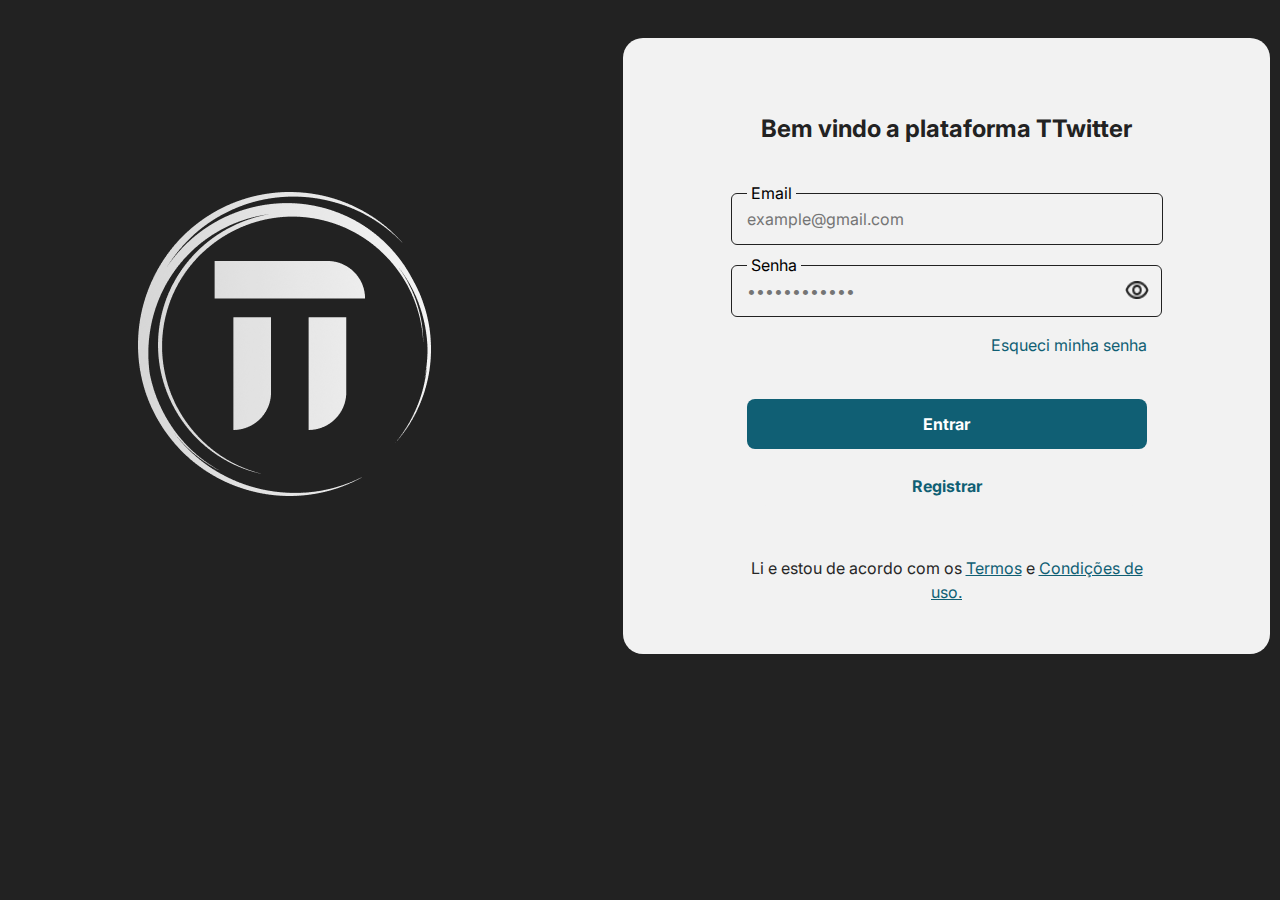
<file: index.html>
<!DOCTYPE html>
<html lang="pt-br">
<head>
    <meta charset="UTF-8">
    <meta name="viewport" content="width=device-width, initial-scale=1.0">
    <link rel="stylesheet" href="../CSS/style.css">
    <link rel="preconnect" href="https://fonts.googleapis.com">
    <link rel="preconnect" href="https://fonts.gstatic.com" crossorigin>
    <link rel="stylesheet" href="https://cdn.jsdelivr.net/npm/bootstrap-icons@1.11.3/font/bootstrap-icons.min.css">
    <link href="https://fonts.googleapis.com/css2?family=Inter:wght@100;200;300;400&display=swap" rel="stylesheet">
    <title>Login no TTwitter</title>
</head>
<body>
    <section class="logo_bloco">
        <div class="logo_maior">
            <img src = "../img/logo_tt.png" alt="Logo do TTwiter" >
        </div>
        <div class="bloco_branco">
            <h4 class="titulo">Bem vindo a plataforma TTwitter</h4>
                <form class="menu" id="menu">    
                    <div class="campos_de_preenchimento">
                        <div class="campos_de_preenchimento_input">
                            <label for="email" class="texto_sobreposto">Email</label>
                            <input type="email" id="email" class="campo_texto" placeholder="example@gmail.com"></input>
                        </div>
                        <div class="campos_de_preenchimento_input">
                            <label for="password" class="texto_sobreposto">Senha</label>
                            <input type="password" id="password" class="campo_texto_senha" placeholder="••••••••••••"></input>
                            <img class="campo_texto_imagem" src="../img/nao_mostrar.png" >
                        </div>
                    </div>
                    <p class="esqueci_minha_senha">Esqueci minha senha</p>
                    <button class="botao_primario" type="submit" value="">Entrar</button>
                    <a class="botao_secundario" type="button" href="cadastro.html"">Registrar</a>
                </form>
                <p class="termos_condicoes">Li e estou de acordo com os <a href="termos.html" class="destaque">Termos</a> e <a href="condicoesdeuso.html" class="destaque">Condições de <br> uso.</a></p>
        </div>
    </section>
    <script src="../JS/main.js" defer></script>
</body>
</html>
</file>
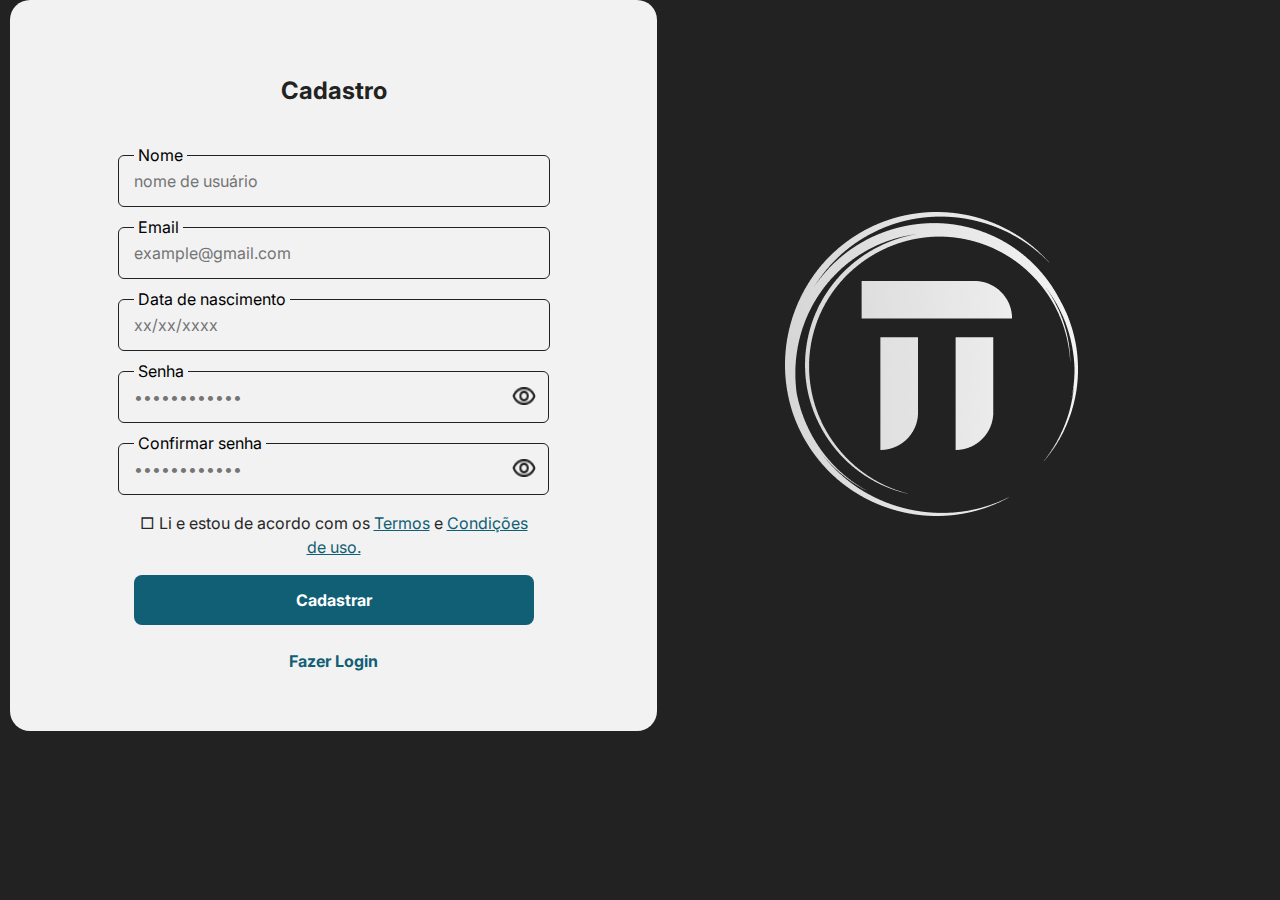
<file: cadastro.html>
<!DOCTYPE html>
<html lang="pt-br">
<head>
    <meta charset="UTF-8">
    <meta name="viewport" content="width=device-width, initial-scale=1.0">
    <link rel="stylesheet" href="../CSS/style.css">
    <link rel="preconnect" href="https://fonts.googleapis.com">
    <link rel="preconnect" href="https://fonts.gstatic.com" crossorigin>
    <link href="https://fonts.googleapis.com/css2?family=Inter:wght@100;200;300;400&display=swap" rel="stylesheet">
    <title>Cadastro</title>
    <script src="../JS/main.js" defer></script>
</head>
<body>
    <section class="logo_bloco">
        <div class="bloco_branco">
                <h4 class="titulo">Cadastro</h4>
                <div class="menu">    
                    <div class="campos_de_preenchimento">
                        <div class="campos_de_preenchimento_input">
                            <label for="nome" class="texto_sobreposto">Nome</label>        
                            <input class="campo_texto" type="text" placeholder="nome de usuário"></input>
                        </div>
                        <div class="campos_de_preenchimento_input">
                            <label for="email" class="texto_sobreposto">Email</label>
                            <input class="campo_texto" type="text" placeholder="example@gmail.com"></input>
                        </div>
                        <div class="campos_de_preenchimento_input">
                            <label for="data" class="texto_sobreposto">Data de nascimento</label>
                            <input class="campo_texto" type="text" placeholder="xx/xx/xxxx"></input>
                        </div>
                        <div class="campos_de_preenchimento_input">
                            <label for="password" class="texto_sobreposto">Senha</label>
                            <img class="campo_texto_imagem" src="../img/nao_mostrar.png" >
                            <input class="campo_texto_senha" type="password" placeholder="••••••••••••"></input>
                        </div>
                        <div class="campos_de_preenchimento_input">
                            <label for="confirmarSenha" class="texto_sobreposto">Confirmar senha</label>
                            <img class="campo_texto_imagem" src="../img/nao_mostrar.png" >
                            <input class="campo_texto_senha" type="password" placeholder="••••••••••••"></input>
                        </div>
                    </div>
                    <p class="termos_condicoes"> □ Li e estou de acordo com os <a href="termos.html" class="destaque">Termos</a> e <a href="condicoesdeuso.html" class="destaque">Condições de uso.</a></p>
                    <input class="botao_primario" type="button" onclick="funcao1()" value="Cadastrar" />
                    <a class="botao_secundario" type="button" href="index.html">Fazer Login</a>
                </div>
                </div>
        <div class="logo_maior">
            <img src = "../img/logo_tt.png" alt="Logo do TTwiter" >
        </div>
    </section>
</body>
</html>
</file>
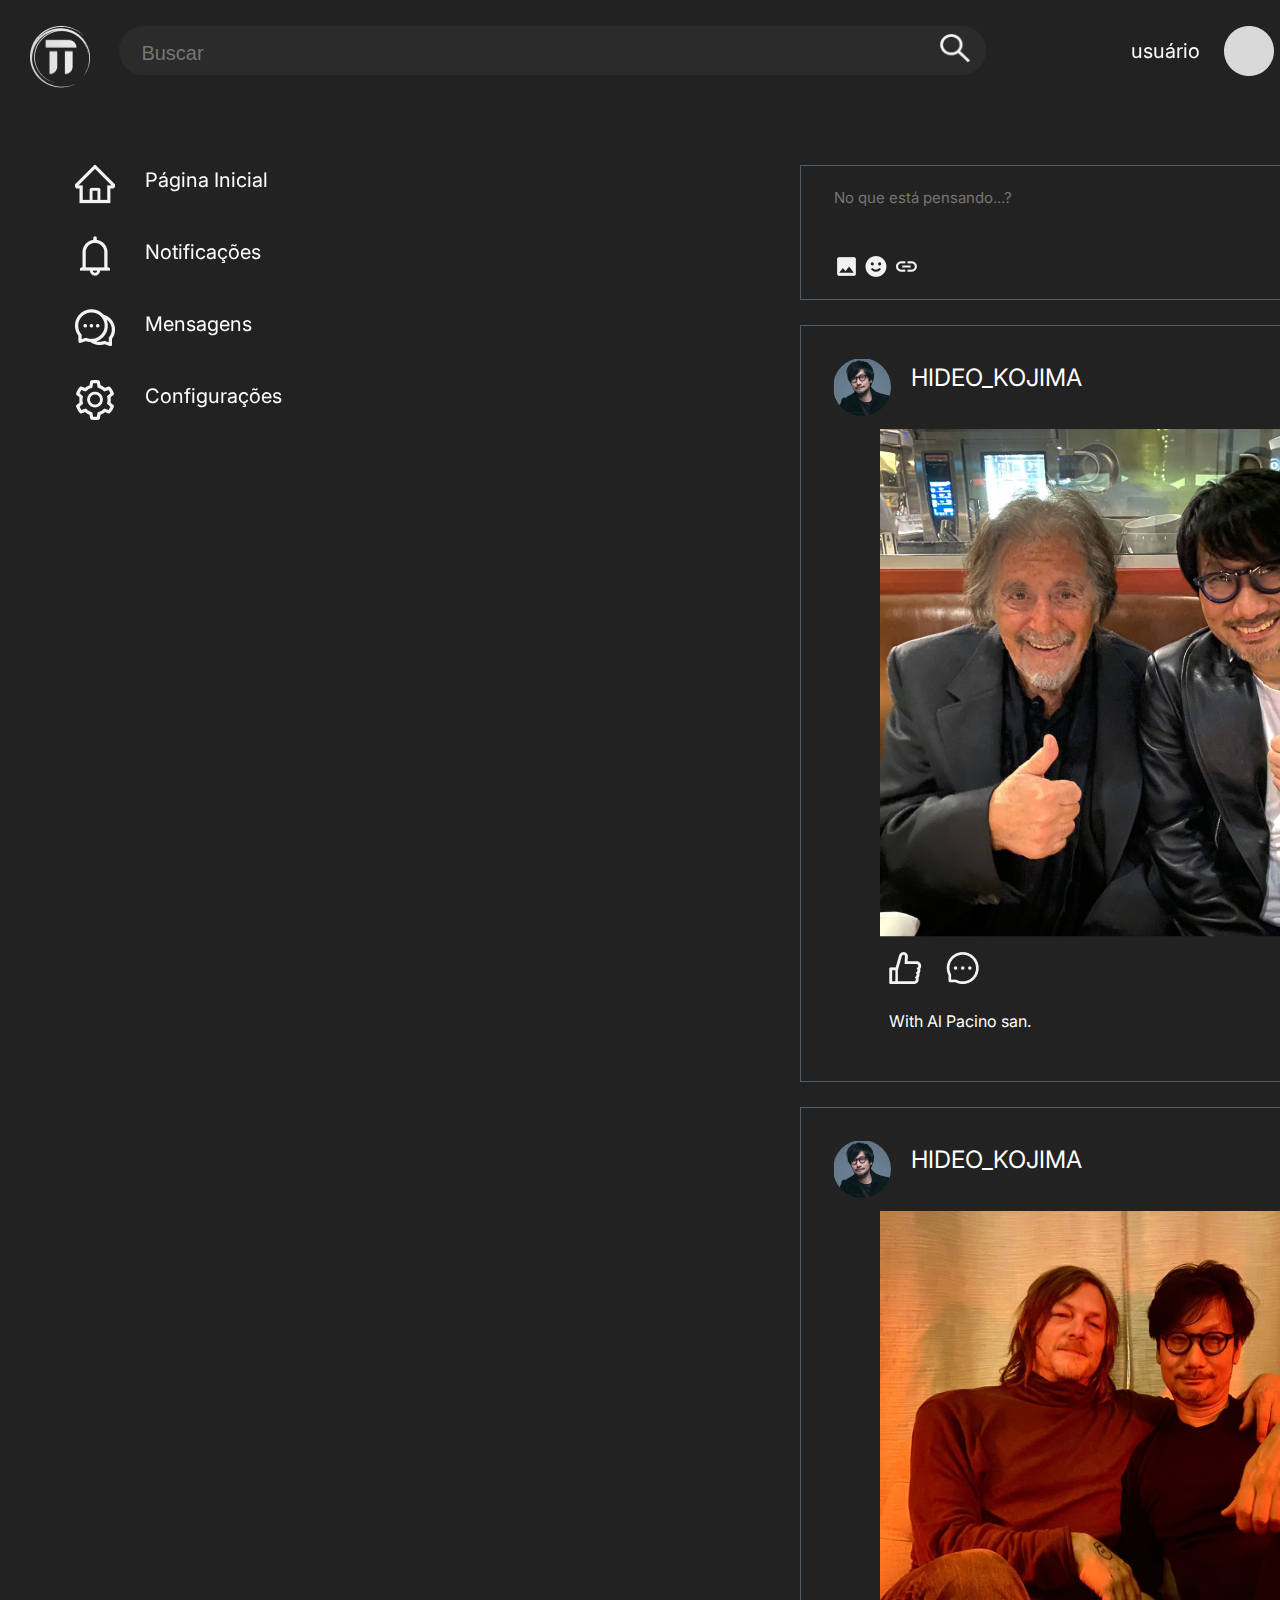
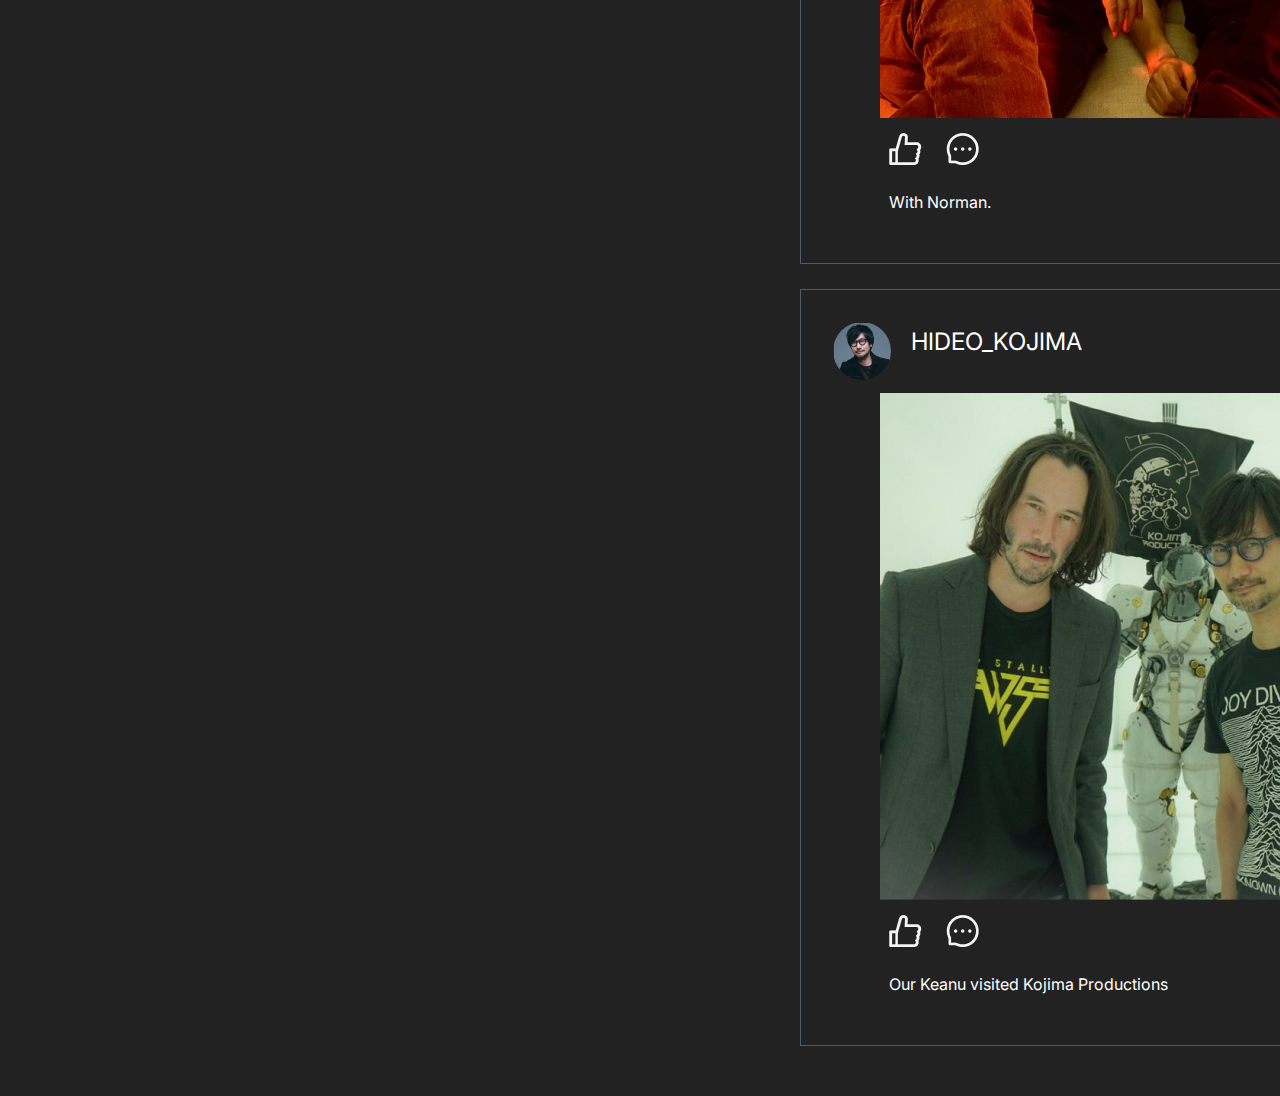
<file: home.html>
<!DOCTYPE html>
<html lang="pt-br">
<head>
    <meta charset="UTF-8">
    <meta name="viewport" content="width=device-width, initial-scale=1.0">
    <link rel="stylesheet" href="../CSS/style_home.css">
    <link rel="preconnect" href="https://fonts.googleapis.com">
    <link rel="preconnect" href="https://fonts.gstatic.com" crossorigin>
    <link href="https://fonts.googleapis.com/css2?family=Inter:wght@100;200;300;400&display=swap" rel="stylesheet">
    <title>Home</title>
</head>
<body>
    <header>
        <div class="cabecalho">
            <img class="mini_logo" src="../img/mini_logo.png " alt="imagem da logo">
            <input class="barra_buscar" type="text" placeholder="Buscar"></input>
            <div class="perfil" >
                <a class="perfil_elementos" href="../index.html">
                    <p class="perfil_elementos_texto">usuário</p>
                    <img class="perfil_elementos_imagem" src="../img/perfil.png" alt="imagem de perfil">
                </a>
            </div>
        </div>
    </header>
    <div class="pagina_inicial">
        <div class="menu_lateral">
            <div class="menu_lateral_elementos">
                <img class="menu_lateral_elementos_imagem" src="../img/icone/icone_home.png" alt="ícone Página Inicial">
                <p class="menu_lateral_elementos_texto">Página Inicial</p>
            </div>
            <div class="menu_lateral_elementos">
                <img class="menu_lateral_elementos_imagem" src="../img/icone/icone_notificacoes.png" alt="ícone Notificações">
                <p class="menu_lateral_elementos_texto">Notificações</p>
            </div>
            <div class="menu_lateral_elementos">
                <img class="menu_lateral_elementos_imagem" src="../img/icone/icone_mensagens.png " alt="ícone Mensagens">
                <p class="menu_lateral_elementos_texto">Mensagens</p>
            </div>
            <div class="menu_lateral_elementos">
                <img class="menu_lateral_elementos_imagem" src="../img/icone/icone_configuracoes.png " alt="ícone Configurações">
                <p class="menu_lateral_elementos_texto">Configurações</p>
            </div>
        </div>
        <div class="feed">
            <div class="criar_post">
                <input class="criar_post_texto" type="text" placeholder="No que está pensando...?"></input>
                <div class="criar_post_embaixo">
                    <div class="criar_post_icone">
                        <img src="../img/post/post_imagem.png" alt="Insira imagem">
                        <img src="../img/post/post_emoji.png" alt="Insira emoji">
                        <img src="../img/post/post_link.png" alt="Insira link">
                    </div>
                <button class="criar_post_botao">Postar</button>
                </div>
            </div>
            <div class="post">
                <div class="post_superior">
                    <img class="post_icone_perfil" src="../img/feed/feed_perfil.png" alt="imagem de Perfil">
                    <h6 class="post_nome">HIDEO_KOJIMA</h6>
                </div>
                <div class="post_meio">
                    <img class="post_imagem" src="../img/feed/feed_post1.png" alt="post">
                </div>
                <div class="post_interacao">
                    <img class="post_icone_esquerda" src="../img/feed/feed_icone_curtida.png" alt="ícone Curtida">
                    <img class="post_icone_esquerda" src="../img/feed/feed_icone_comentarios.png" alt="ícone Comentarios">
                    <img class="post_icone_direita" src="../img/feed/feed_icone_favoritar.png" alt="ícone feed_icone_favoritar">
                </div>
                <div>
                    <p class="post_descricao">With Al Pacino san.</p>
                </div>
            </div>
            <div class="post">
                <div class="post_superior">
                    <img class="post_icone_perfil" src="../img/feed/feed_perfil.png" alt="imagem de Perfil">
                    <h6 class="post_nome">HIDEO_KOJIMA</h6>
                </div>
                <div class="post_meio">
                    <img class="post_imagem" src="../img/feed/feed_post2.png" alt="post">
                </div>
                <div class="post_interacao">
                    <img class="post_icone_esquerda" src="../img/feed/feed_icone_curtida.png" alt="ícone Curtida">
                    <img class="post_icone_esquerda" src="../img/feed/feed_icone_comentarios.png" alt="ícone Comentarios">
                    <img class="post_icone_direita" src="../img/feed/feed_icone_favoritar.png" alt="ícone feed_icone_favoritar">
                </div>
                <div>
                    <p class="post_descricao">With Norman.</p>
                </div>
            </div>
            <div class="post">
                <div class="post_superior">
                    <img class="post_icone_perfil" src="../img/feed/feed_perfil.png" alt="imagem de Perfil">
                    <h6 class="post_nome">HIDEO_KOJIMA</h6>
                </div>
                <div class="post_meio">
                    <img class="post_imagem" src="../img/feed/feed_post3.png" alt="post">
                </div>
                <div class="post_interacao">
                    <img class="post_icone_esquerda" src="../img/feed/feed_icone_curtida.png" alt="ícone Curtida">
                    <img class="post_icone_esquerda" src="../img/feed/feed_icone_comentarios.png" alt="ícone Comentarios">
                    <img class="post_icone_direita" src="../img/feed/feed_icone_favoritar.png" alt="ícone feed_icone_favoritar">
                </div>
                <div>
                    <p class="post_descricao">Our Keanu visited Kojima Productions</p>
                </div>
            </div>
        </div>
        <div class="sugetao_usuarios">
            <h6 class="sugestao_usuarios_titulo">Pessoas que voce talvez conheça</h6>
            <div class="adicionar_usuario">
                <img class="adicionar_usuario_img" src="../img/perfil.png">
                <div class="menu_usuario">
                    <p class="sugestao_usuarios_adicionar">@usuario</p>
                    <p class="sugestao_usuarios_destaque">Adicionar</p>
                </div>
            </div>
            <div class="adicionar_usuario">
                <img class="adicionar_usuario_img" src="../img/perfil.png">
                <div class="menu_usuario">
                    <p class="sugestao_usuarios_adicionar">@usuario</p>
                    <p class="sugestao_usuarios_destaque">Adicionar</p>
                </div>
            </div>
            <div class="adicionar_usuario">
                <img class="adicionar_usuario_img" src="../img/perfil.png">
                <div class="menu_usuario">
                    <p class="sugestao_usuarios_adicionar">@usuario</p>
                    <p class="sugestao_usuarios_destaque">Adicionar</p>
                </div>
            </div>
            <div class="adicionar_usuario">
                <img class="adicionar_usuario_img" src="../img/perfil.png">
                <div class="menu_usuario">
                    <p class="sugestao_usuarios_adicionar">@usuario</p>
                    <p class="sugestao_usuarios_destaque">Adicionar</p>
                </div>
            </div>
        </div>
    </div>
</body>
</html>
</file>
<file: CSS/style.css>
body {
    background-color: #222222;
}

*{
    margin: 0;
}

.logo_bloco {
    display: flex;
    justify-content: center;
    align-items: center;
    width: 100%;
    height: 100%;
    background-color: #222222;
}

.logo_maior {
    margin: 15% 15% 15% 10%;
}

.bloco_branco {
    display: flex;
    flex-direction: column;
    align-items: center;
    width: 34.1875rem;
    padding: 3.125rem;
    border-radius: 1.25rem;
    gap: 3.125rem;
    background: #F2F2F2;
}

.titulo {
    padding-top: 1.63rem;
    color: #222222;
    font-family: 'Inter', sans-serif;
    font-size: 1.5rem;
    font-weight: bold;
    text-align: center;
}

.menu {
    position: relative;
    display: flex;
    flex-direction: column;
    align-items: center;
    width: 25rem;
    gap: 1rem;
    border-radius: 1.25rem;
    background: #F2F2F2;
}

.campos_de_preenchimento {
    display: flex;
    flex-direction: column;
    align-items: center;
    gap: 1.25rem;
}

.campos_de_preenchimento_input {
    position: relative;
}

.campo_texto {
    display: flex;
    align-items: center;
    width: 25rem;
    padding: 0.8125rem 0.9375rem;
    line-height: 1.5rem;
    gap: 0.5rem;
    border: 0.063rem solid #222;
    border-radius: 0.375rem;
    background: none;
    font-family: 'Inter', sans-serif;
    font-size: 1rem;
    font-weight: 400;
}


.campo_texto_senha {
    position: relative;
    width: 25rem;
    padding: 0.8125rem 0.9rem;
    gap: 0.5rem;
    line-height: 1.5rem;
    border: 0.063rem solid #222;  
    border-radius: 0.375rem;  
    background: none;
    font-family: 'Inter', sans-serif;
    font-size: 1rem;
    font-weight: 400;
    outline: 0; 
}

.texto_sobreposto {
    position: absolute;
    z-index: 2;
    transform:translateY(-0.6rem);
    top: 0rem;
    left: 1rem;
    padding: 0rem 0.25rem;
    background-color:  #F2F2F2;
    font-family: 'Inter', sans-serif;
}


.campo_texto_imagem {
    position: absolute;
    top: 1rem;
    left: 24.6rem;
    width: 1.5rem;
    height: 1.1rem;
    cursor: pointer;
}

.esqueci_minha_senha {
    align-self: stretch;
    text-align: right;
    padding: 0 0 1.63rem;
    line-height: 1.5rem;
    color: #105F74;
    font-family: 'Inter', sans-serif;
    font-size: 1rem;
    font-weight: 400;
}

.botao_primario {
    display: flex;
    justify-content: center;
    align-items: center;
    text-align: center;
    width: 25rem;
    padding: 0.9375rem 1.25rem;
    gap: 0.625rem;
    border: none;
    border-radius: 0.5rem;
    background: #105F74;
    font-family: 'Inter', sans-serif;
    color: #FFFFFF;
    font-size: 1rem;
    font-weight: 700;
    text-decoration:none;
    cursor: pointer;
}

.botao_secundario {
    display: flex;
    justify-content: center;
    align-items: center;
    text-align: center;
    width: 25rem;
    padding: 0.5125rem 0.9375rem;
    line-height: 1.5rem; 
    gap: 0.5rem;
    border: none;
    border-radius: 0.5rem;
    background: none;
    color: #105F74;
    font-family: 'Inter', sans-serif;
    font-size: 1rem;
    font-weight: 700;
    text-decoration:none;
}

.termos_condicoes {
    text-align: center;
    line-height: 1.5rem;
    color: #272727;
    font-family: 'Inter', sans-serif;
    font-size: 1rem;
    font-weight: 400;
}

.destaque {
    line-height: 1.5rem;
    color: #105F74;
    font-family: 'Inter', sans-serif;
    font-size: 1rem;
    font-weight: 400;
}


@media (max-width: 1250px) {
    .logo_bloco {
        display: flex;
		flex-direction: column;
        padding: 4;
    }

    .logo_maior {
        width: 16rem;
        height: 12rem;
    }

    .bloco_branco{
        margin: 2rem;
    }
}
</file>
<file: CSS/style_home.css>
body {
    background-color: #222222;
}

*{
    margin: 0;
}

.cabecalho {
    position: fixed;
    display: flex;
    flex-direction: row;
    justify-content: space-evenly;
    width: 100%;
    padding: 2% 0%;
    background: #222222;
}

.mini_logo {
    width: 3.75rem;
    height: 3.89706rem;
}

.barra_buscar {
    width: 51.4375rem;
    height: 2.6875rem;
    padding: 0.38rem 1.38rem 0 1.38rem;
    border-radius: 1.5625rem;
    border: none;
    background: #2b2b2b;
    color: #FFFFFF;
    background-image: url(../img/icone/icone_buscar.png);
    background-repeat: no-repeat;
    background-position: 98% 40%;
    background-size: 1.875rem;
    font-family: 'Inter' sans-serif;
    font-size: 1.25rem;
    font-weight: 400;
}
.perfil {
    display: flex;
    align-items: flex-start;
    padding-left: 9%;
}

.perfil_elementos {
    display: flex;
    justify-content: space-between;
    align-items: center;
    color: #FFFFFF;
    font-family: 'Inter', sans-serif;
    font-size: 1.25rem;
    font-weight: 400;
    text-decoration: none;
}

.perfil_elementos_imagem {
    width: 3.125rem;
    height: 3.125rem;
    padding: 0% 20%
}

.pagina_inicial {
    display: flex;
    flex-direction: row;
}


.menu_lateral {
    position: fixed;
    display: flex;
    flex-direction: column;
    width: 3.125rem;
    height: 3.125rem;
    padding: 9.25rem 75.1rem 7.5rem 2.81rem;
}

.menu_lateral_elementos {
    display: flex;
    flex-direction: row;
}

.menu_lateral_elementos_imagem {
    width: 2.5rem;
    height: 2.5rem;
    padding:  1rem 1.87rem;
}

.menu_lateral_elementos_texto {
    white-space: nowrap;
    padding:  1.25rem 5rem 0 0;
    color: #FFFFFF;
    font-family: 'Inter', sans-serif ;
    font-size: 1.25rem;
    font-weight: 400;
}

.feed {
    padding: 10.3rem 6.25rem 1.56rem 50rem;
}

.criar_post {
    display: flex;
    flex-direction: column;
    border: 0.063rem solid #4C5C68;
    margin: 0 0 1.563rem 0;
}

.criar_post_texto {
    display: flex;
    flex-direction: row;
    width: 300px;
    height: 50px;
    padding: 1% 5%;
    outline: 0;
    box-shadow: 0 0 0 0;
    background-color: #222222;
    color: #FFFFFF;
    font-family: 'Inter', sans-serif;
    font-size: 15px;
    font-weight: 400;
    border: none;
}

.criar_post_embaixo {
    display: flex;
    flex-direction: row;
    justify-content: space-between;
    padding: 2% 5% 0.5% 5%;
}
.criar_post_icone {
    padding: 2% 0;
}

.criar_post_botao {
    width: 98px;
    height: 40px;
    border: none;
    border-radius: 10px;
    background: #1985A1;
}

.sugetao_usuarios {
    padding: 8% 5%;
}

.sugestao_usuarios_titulo {
    padding: 0 0 4% 0;
    color: #FFFFFF;
    font-family: 'Inter', sans-serif ;
    font-size: 24px;
    font-weight: 400;
}

.adicionar_usuario {
    display: flex;
    flex-direction: row;
    padding: 4%;
}

.menu_usuario {
    display: flex;
    flex-direction: row;
    justify-content: space-between;

}

.sugestao_usuarios_adicionar {
    display: flex;
    flex-direction: column;
    justify-content: center;
    width: 126px;
    height: 30px;
    padding: 5% 8%;
    color: #FFFFFF;
    font-family: 'Inter', sans-serif;
    font-size: 20px;
    font-weight: 400;
}

.sugestao_usuarios_destaque {
    display: flex;
    flex-direction: column;
    justify-content: center;
    text-align: center;
    width: 81px;
    height: 32px;
    padding: 5% 0 0 30% ;
    color: #22A2F2;
    font-family: 'Inter', sans-serif;
    font-size: 16px;
    font-weight: 400;
}

.post {
    width: 666px;
    height: 755px;
    border: 1px solid #4C5C68;
    margin: 0 0 25px 0;
}

.post_superior {
    display: flex;
    flex-direction: row;
    align-items: center;
}

.post_icone_perfil {
    border-radius: 50%;
    margin: 32px 20px 13px 32px;
}

.post_nome {
    display: flex;
    justify-content: center;
    color: #FFFFFF;
    font-family: Inter;
    font-size: 24px;
    font-weight: 400;
}

.post_meio {
    display: flex;
    align-items: center;
    padding: 0 79px;
}

.post_interacao {
    padding: 15px 88px 22px 88px;
}

.post_icone_esquerda {
    padding-right: 20px;
}

.post_icone_direita {
    display: flex;
    flex-direction: row;
    justify-content: space-between;
    float: right;
}

.post_descricao {
    width: 491.521px;
    height: 40.465px;
    padding: 0 88px 35px 88px;
    color: #FFFFFF;
    font-family: Inter;
    font-size: 16px;
    font-style: normal;
    font-weight: 400;
}
</file>
